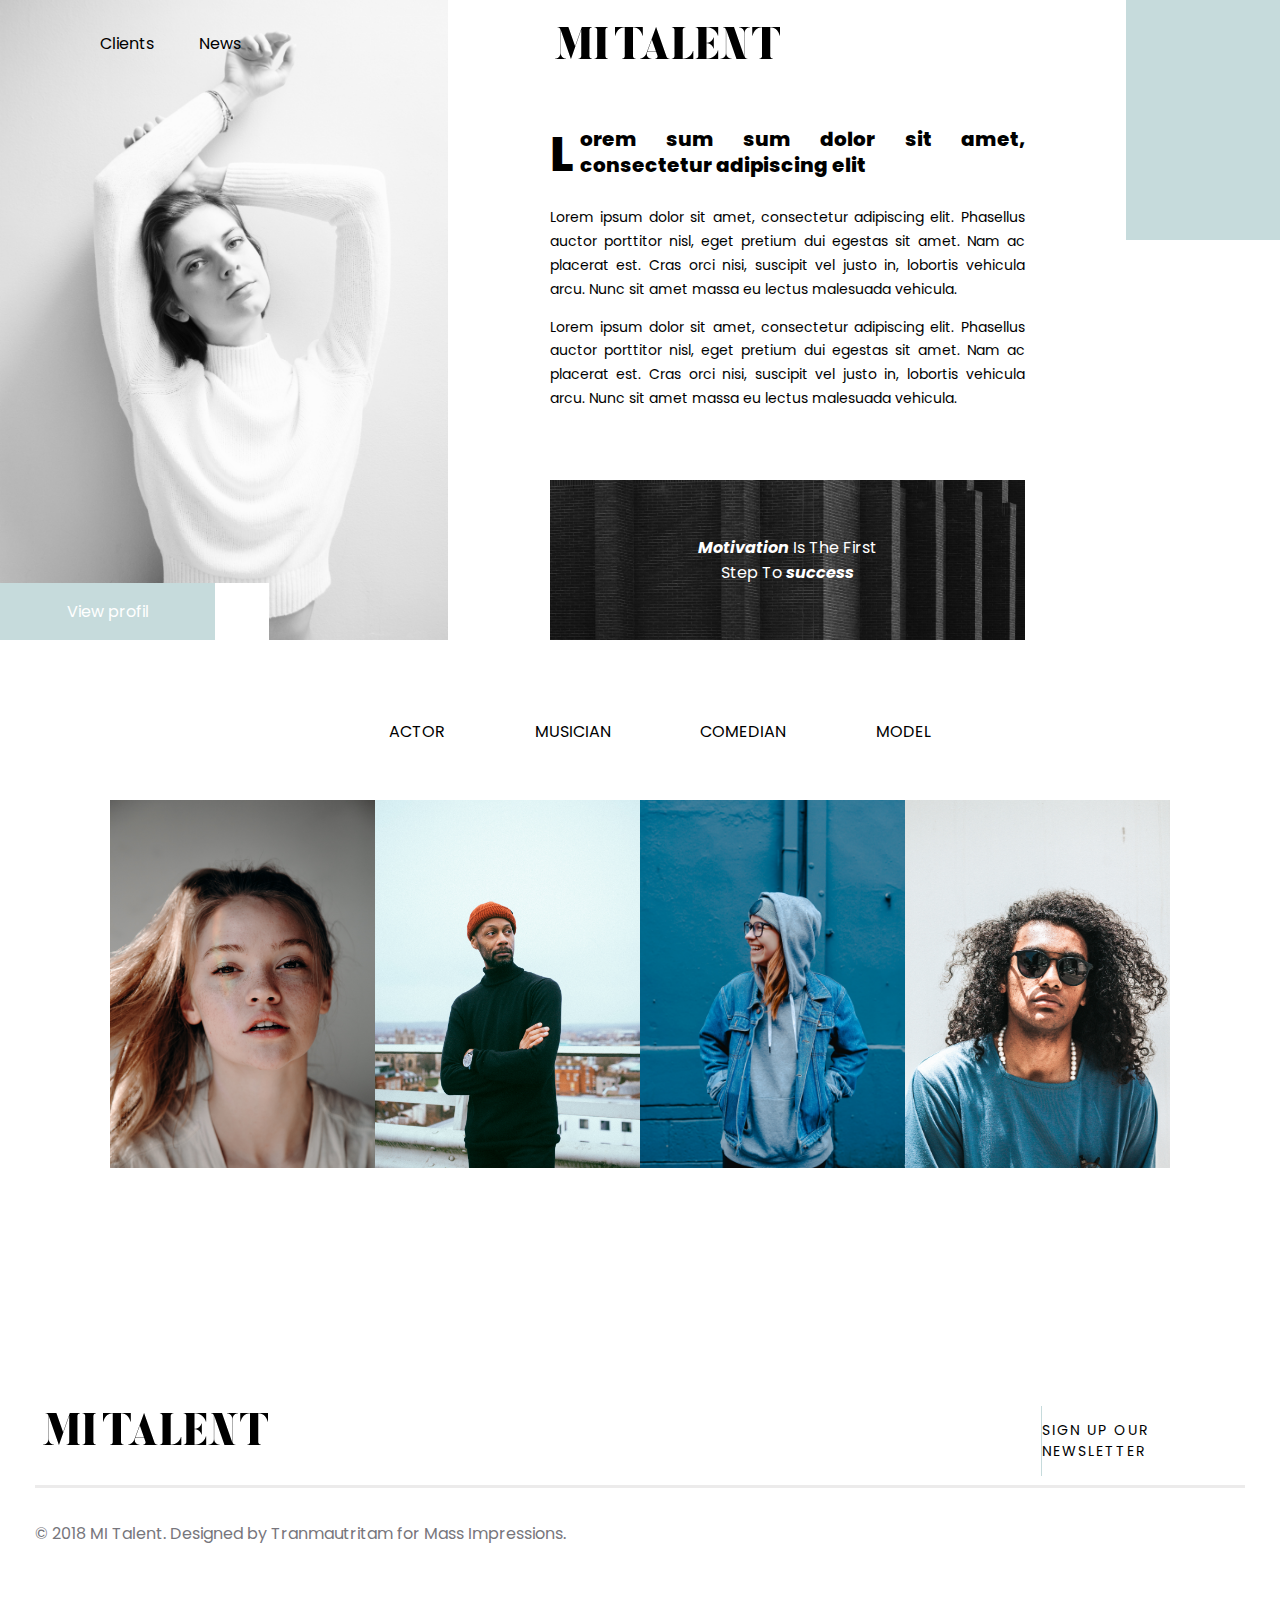
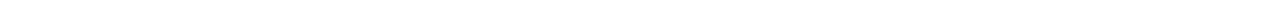
<file: pages/about.html>
<!DOCTYPE html>
<html lang="en">

<head>
    <meta charset="UTF-8">
    <meta name="viewport" content="width=device-width, initial-scale=1.0">
    <meta http-equiv="X-UA-Compatible" content="ie=edge">
    <title>About page</title>
    <link rel="stylesheet" href="../css/about.css">
    <link rel="stylesheet" href="https://cdnjs.cloudflare.com/ajax/libs/font-awesome/5.11.2/css/all.css"
        integrity="sha256-46qynGAkLSFpVbEBog43gvNhfrOj+BmwXdxFgVK/Kvc=" crossorigin="anonymous" />
    <link href="https://fonts.googleapis.com/css?family=Poppins&display=swap" rel="stylesheet">
    <link rel="stylesheet" href="https://cdn.materialdesignicons.com/4.8.95/css/materialdesignicons.min.css">
    <link href="https://fonts.googleapis.com/icon?family=Material+Icons" rel="stylesheet">
</head>

<header>
    <div class="menu">
        <nav>
            <ul>
                <li><i class="fas fa-bars"></i></li>
                <li><a href="#">Clients</a></li>
                <li><a href="#">News</a></li>
            </ul>
        </nav>
        <div class="logo">
            <img src="../images/logo.png" alt="MITALENT" title="MITALENT">
        </div>
        <div class="search_bar">
            <i class="fas fa-search"></i>
        </div>
    </div>
    <div class="header_left">
        <div class="social-media">
            <ul>
                <li><i class="fab fa-facebook-square"></i></li>
                <li><i class="fab fa-instagram"></i></li>
                <li><i class="fab fa-youtube"></i></li>
                <li><i class="fab fa-twitter"></i></li>
            </ul>
        </div>
        <div class="header_left_button_container">

            <div class="button_text">

                <p>View profil</p>

            </div>
            <div class="button_icon">

                <i class="far fa-user"></i>


            </div>
        </div>
    </div>
    <div class="header_middle">
        <div class="header_middle_content">
            <div class="header_middle_text_content">
                <p class="header_middle_text_content_title"><span>L</span>orem sum sum dolor sit amet, consectetur
                    adipiscing elit </p>
                <p> Lorem ipsum dolor sit amet, consectetur adipiscing elit. Phasellus auctor porttitor nisl, eget
                    pretium dui egestas sit amet. Nam ac placerat est. Cras orci nisi, suscipit vel justo in, lobortis
                    vehicula arcu. Nunc sit amet massa eu lectus malesuada vehicula.</p>
                <p> Lorem ipsum dolor sit amet, consectetur adipiscing elit. Phasellus auctor porttitor nisl, eget
                    pretium dui egestas sit amet. Nam ac placerat est. Cras orci nisi, suscipit vel justo in, lobortis
                    vehicula arcu. Nunc sit amet massa eu lectus malesuada vehicula.</p>
            </div>
            <div class="header_middle_box_content">
                <p><b><em>Motivation</em></b> Is The First<br>
                    Step To <b><em>success</em></b></p>
            </div>
        </div>
    </div>
    <div class="header_right"></div>
    <div></div>
</header>
<main>
    <section id="galerie">
        <div class="galerie_list_container">
            <ul class=galerie_list>
                <li>ACTOR</li>
                <li>MUSICIAN</li>
                <li>COMEDIAN</li>
                <li>MODEL</li>
            </ul>
        </div>

        <div class="galerie_img_container">
            <div class="galerie_img_item_icons symetry">
                <i class="fa fa-arrow-right" aria-hidden="true"></i>

            </div>
            <div id="galerie_img1" class="galerie_img_item">
                <div class="galerie_img_item_hover">
                    <div class="galerie_img_item_hover_icon">

                        <i class="fa fa-arrow-right" aria-hidden="true"></i>
                    </div>
                    <div class="galerie_img_item_hover_name">

                        <p class="galerie_font">Ipsum Lorem</p>
                        <p>comedian</p>
                    </div>
                </div>
            </div>
            <div id="galerie_img2" class="galerie_img_item">
                <div class="galerie_img_item_hover">
                    <div class="galerie_img_item_hover_icon">

                        <i class="fa fa-arrow-right" aria-hidden="true"></i>
                    </div>
                    <div class="galerie_img_item_hover_name">

                        <p>Ipsum Lorem</p>
                        <p>comedian</p>
                    </div>
                </div>
            </div>
            <div id="galerie_img3" class="galerie_img_item">
                <div class="galerie_img_item_hover">
                    <div class="galerie_img_item_hover_icon">

                        <i class="fa fa-arrow-right" aria-hidden="true"></i>
                    </div>
                    <div class="galerie_img_item_hover_name">

                        <p>Ipsum Lorem</p>
                        <p>comedian</p>
                    </div>
                </div>
            </div>
            <div id="galerie_img4" class="galerie_img_item">
                <div class="galerie_img_item_hover">
                    <div class="galerie_img_item_hover_icon">

                        <i class="fa fa-arrow-right" aria-hidden="true"></i>
                    </div>
                    <div class="galerie_img_item_hover_name">

                        <p>Ipsum Lorem</p>
                        <p>comedian</p>
                    </div>
                </div>
            </div>

            <div class="galerie_img_item_icons">
                <i class="fa fa-arrow-right" aria-hidden="true"></i>
            </div>

        </div>
    </section>
</main>
<footer>
    <div class="footer1">
        <div class="box1">
            <div class="box1-1">
                <img src="../images/logo.png" alt="MITALENT" title="MITALENT">
            </div>
            <div class="box1-2">
                <p>Sign up our newsletter </p>
                <i id="envelope" class="far fa-envelope"></i>
            </div>
        </div>
        <div class="box2">
            <div class="box2-1">
                <p> © 2018 MI Talent. Designed by Tranmautritam for Mass Impressions.</p>
            </div>
            <div class="box2-2">
                <i class="fab fa-facebook-square"></i>
                <i class="fab fa-instagram"></i>
                <i class="fab fa-youtube"></i>
                <i class="fab fa-twitter"></i>
            </div>
        </div>

    </div>
</footer>
</body>

</html>
</file>
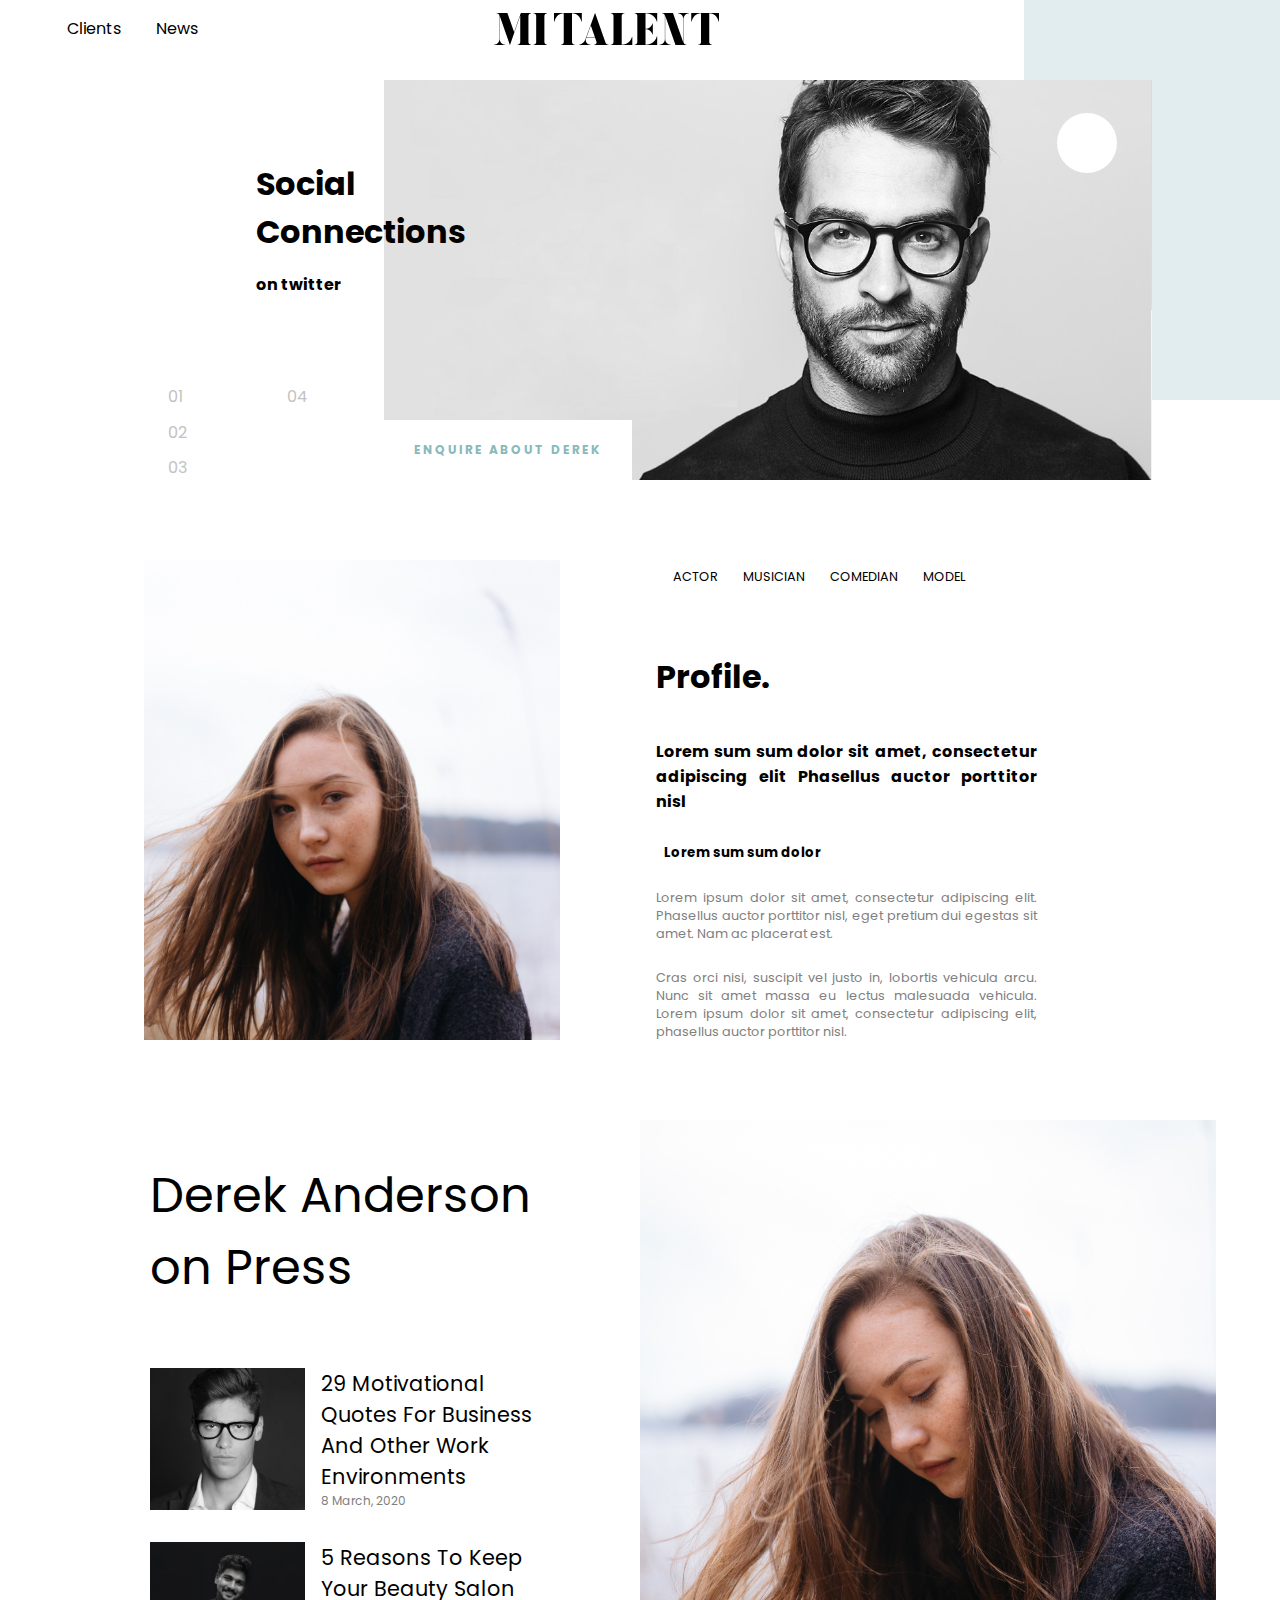
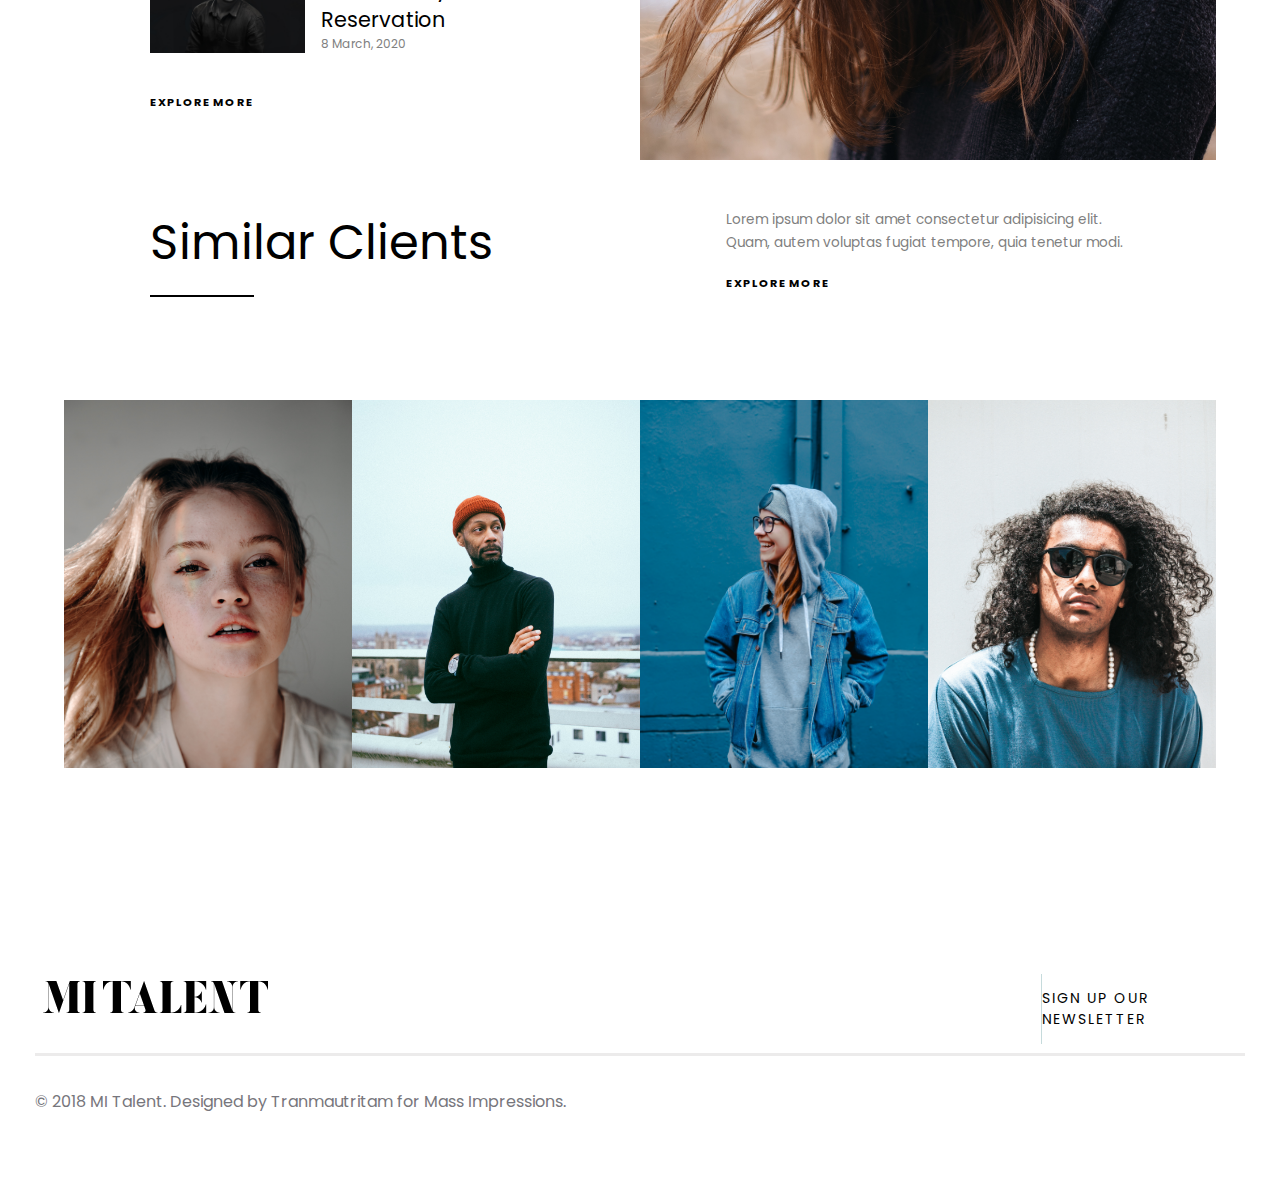
<file: pages/profile.html>
<!DOCTYPE html>
<html lang="en">

<head>
    <meta charset="UTF-8">
    <meta name="viewport" content="width=device-width, initial-scale=1.0">
    <meta http-equiv="X-UA-Compatible" content="ie=edge">
    <title>Page profile</title>
    <link href="https://fonts.googleapis.com/css?family=Poppins&display=swap" rel="stylesheet" />
    <link href="https://fonts.googleapis.com/css?family=Nunito|Playfair+Display+SC|Poppins&display=swap" />
    <link rel="stylesheet" href="../css/profile.css">
    <link rel="stylesheet" href="https://cdnjs.cloudflare.com/ajax/libs/font-awesome/5.11.2/css/all.css"
        integrity="sha256-46qynGAkLSFpVbEBog43gvNhfrOj+BmwXdxFgVK/Kvc=" crossorigin="anonymous" />
    <link href="https://fonts.googleapis.com/css?family=Nunito|Playfair+Display+SC|Poppins&display=swap"
        rel="stylesheet">
    <link href="https://fonts.googleapis.com/icon?family=Material+Icons" rel="stylesheet">
</head>

<body>
    <header>
        <div class="derekpic">

            <div class="derekpic-logo">

                <div class="derekpic-rond">
                    <i class="fas fa-play"></i>
                </div>

            </div>

            <div class="derekpic-enquire">
                <a href="#">
                    <div class="derekpic-e-bouton">
                        <p>Enquire about Derek</p>
                    </div>
                </a>
            </div>
        </div>
        <div class="menu">
            <nav>
                <ul>
                    <li><i class="fas fa-bars"></i></li>
                    <li><a href="#">Clients</a></li>
                    <li><a href="#">News</a></li>
                </ul>
            </nav>
            <div class="logo">
                <img src="../images/logo.png" alt="MITALENT" title="MITALENT">
            </div>
            <div class="search_bar">
                <i class="fas fa-search"></i>
                <i class="fas fa-times"></i>
            </div>
        </div>
        <div class="header_background"></div>
        <div class="header_left_content">
            <div class="header_title"> Social </br>
                Connections
                <p>on twitter</p>
            </div>
            <div class="header_left_content_bidule">
                <ul>
                    <li>
                        <span class="line"></span>
                        01

                    </li>
                    <li>
                        <span class="line"></span>
                        <span>02</span>

                    </li>
                    <li>
                        <span class="line"></span>
                        <span>03</span>

                    </li>
                    <li>
                        <span class="line"></span>
                        <span>04</span>

                    </li>
                </ul>
            </div>
            <div class="header_left_content_arrows">
                <i class="fa fa-arrow-right symetry" aria-hidden="true"></i>
                <i class="fa fa-arrow-right" aria-hidden="true"></i>

            </div>
        </div>
    </header>
    <main>
        <div id="profile_main_grid">
            <div id="profile_grid_item1" class="profile_grid_item">
                <div id="profile_grid_item1_image"></div>
            </div>
            <div id="profile_grid_item2" class="profile_grid_item">
                <div class="profile_grid_item2_container">
                    <div class="profile_list_container">
                        <ul class=profile_list>
                            <li>ACTOR</li>
                            <li>MUSICIAN</li>
                            <li>COMEDIAN</li>
                            <li>MODEL</li>
                        </ul>
                    </div>
                    <div class="profile_grid_item2_text">
                        <h1>Profile.</h1>
                        <p class="subtitle">Lorem sum sum dolor sit amet, consectetur adipiscing elit Phasellus auctor
                            porttitor nisl</p>
                        <p class="subsub"><i class="far fa-star"></i> Lorem sum sum dolor </p>
                        <p class="text">Lorem ipsum dolor sit amet, consectetur adipiscing elit. Phasellus auctor
                            porttitor nisl, eget pretium dui egestas sit amet. Nam ac placerat est. </p>
                        <p class="text">Cras orci nisi, suscipit vel justo in, lobortis vehicula arcu. Nunc sit amet
                            massa eu lectus malesuada vehicula. Lorem ipsum dolor sit amet, consectetur adipiscing elit,
                            phasellus auctor porttitor nisl.</p>
                    </div>

                </div>
                <div class="social-media">
                    <ul>
                        <li><i class="fab fa-facebook-square"></i></li>
                        <li><i class="fab fa-instagram"></i></li>
                        <li><i class="fab fa-youtube"></i></li>
                        <li><i class="fab fa-twitter"></i></li>
                    </ul>
                </div>
            </div>
            <div id="profile_grid_item3" class="profile_grid_item">
                <div id="press_container">
                    <h2>Derek Anderson<br />on Press</h2>
                    <hr />
                    <div class="bloc" id="hover">
                        <div class="img1">
                            <div class="imagehover">
                                <i class="fas fa-play fa-3x"></i>
                            </div>
                        </div>
                        <div class="text">
                            <p class="phrase">
                                29 Motivational Quotes For Business And
                                Other Work Environments
                            </p>
                            <p class="date">8 March, 2020</p>
                        </div>
                    </div>
                    <div class="bloc" id="hover">
                        <div class="img2">
                            <div class="imagehover">
                                <i class="fas fa-play fa-3x"></i>
                            </div>
                        </div>
                        <div class="text">
                            <p class="phrase">
                                5 Reasons To Keep Your Beauty Salon
                                Reservation
                            </p>
                            <p class="date">8 March, 2020</p>
                        </div>
                    </div>
                    <div class="explore">
                        <p>Explore more</p>
                        <div class="arrow">
                            <i class="fa fa-arrow-right" aria-hidden="true"></i>
                        </div>
                    </div>
                </div>
            </div>
            <div id="profile_grid_item4" class="profile_grid_item"></div>
        </div>
        <div id="similar">
            <div id="gauche">
                <div class="part">
                    <h2>Similar Clients</h2>
                    <hr />
                </div>
            </div>
            <div id="droite">
                <div class="part">
                    <div class="text">
                        Lorem ipsum dolor sit amet consectetur adipisicing
                        elit. Quam, autem voluptas fugiat tempore, quia
                        tenetur modi.
                    </div>
                    <div class="explore">
                        <p>Explore more</p>
                        <div class="arrow">
                            <i class="fa fa-arrow-right" aria-hidden="true"></i>
                        </div>
                    </div>
                </div>
            </div>
        </div>
        <section id="galerie">


            <div class="galerie_img_container">
                <div id="galerie_img1" class="galerie_img_item">
                    <div class="galerie_img_item_hover">
                        <div class="galerie_img_item_hover_icon">

                            <i class="fa fa-arrow-right" aria-hidden="true"></i>
                        </div>
                        <div class="galerie_img_item_hover_name">

                            <p class="galerie_font">Ipsum Lorem</p>
                            <p>comedian</p>
                        </div>
                    </div>
                </div>
                <div id="galerie_img2" class="galerie_img_item">
                    <div class="galerie_img_item_hover">
                        <div class="galerie_img_item_hover_icon">

                            <i class="fa fa-arrow-right" aria-hidden="true"></i>
                        </div>
                        <div class="galerie_img_item_hover_name">

                            <p>Ipsum Lorem</p>
                            <p>comedian</p>
                        </div>
                    </div>
                </div>
                <div id="galerie_img3" class="galerie_img_item">
                    <div class="galerie_img_item_hover">
                        <div class="galerie_img_item_hover_icon">

                            <i class="fa fa-arrow-right" aria-hidden="true"></i>
                        </div>
                        <div class="galerie_img_item_hover_name">

                            <p>Ipsum Lorem</p>
                            <p>comedian</p>
                        </div>
                    </div>
                </div>
                <div id="galerie_img4" class="galerie_img_item">
                    <div class="galerie_img_item_hover">
                        <div class="galerie_img_item_hover_icon">

                            <i class="fa fa-arrow-right" aria-hidden="true"></i>
                        </div>
                        <div class="galerie_img_item_hover_name">

                            <p>Ipsum Lorem</p>
                            <p>comedian</p>
                        </div>
                    </div>
                </div>




            </div>

        </section>

    </main>
    <footer>
        <div class="footer1">
            <div class="box1">
                <div class="box1-1">
                    <img src="../images/logo.png" alt="MITALENT" title="MITALENT">
                </div>
                <div class="box1-2">
                    <p>Sign up our newsletter </p>
                    <i id="envelope" class="far fa-envelope"></i>
                </div>
            </div>
            <div class="box2">
                <div class="box2-1">
                    <p> © 2018 MI Talent. Designed by Tranmautritam for Mass Impressions.</p>
                </div>
                <div class="box2-2">
                    <i class="fab fa-facebook-square"></i>
                    <i class="fab fa-instagram"></i>
                    <i class="fab fa-youtube"></i>
                    <i class="fab fa-twitter"></i>
                </div>
            </div>

        </div>
    </footer>
</body>

</html>
</file>
<file: css/about.css>
/* page lucas */
/* les communs a faire gaffe que ça fusk up pas ton taf */
body {
    padding: 0;
    margin: 0;
    font-family: 'Poppins', sans-serif;
}

main {
    width: 90%;
    margin: auto;
}

a {
    text-decoration: none;
    color: inherit;
}

header {
    margin: 0;
    display: flex;
    height: 40rem;
}

/* Super menu de la mort absolute */
/* pour decaler le titre il suffit de bouger les margins rights  */
.logo {
    display: flex;
    margin-right: 19%;

    width: 10rem;
}

.logo img {
    display: block;
    margin: auto;
}

nav {
    display: flex;
    flex-flow: row wrap;
    width: 20%;
}

.menu {
    position: absolute;
    display: flex;
    flex-flow: row wrap;
    justify-content: space-between;
    width: 100%;
    z-index: 1;
}

.search_bar {
    display: flex;
    margin-right: 3%;
}

.search_bar i {
    display: block;
    margin: auto;
}

/* il y a des commun dans le menu sorry <3 */
ul {
    display: flex;
    flex-flow: row wrap;
    width: 100%;
    justify-content: space-between;
    list-style: none;
}

a {
    text-decoration: none;
    color: black;
}

/* le box social media est absolute et reutilisable aussi  */
.social-media {
    position: absolute;
    display: flex;
    flex-direction: column;
    margin-top: 10rem;

    margin-left: 3.5rem;
}

.social-media i {
    margin-bottom: 30px;
    font-size: 14px;
}

.social-media ul {
    margin: 0;
    flex-flow: column wrap;
    padding: unset;

    /* justify-content: start; */
    /* height: 100%; */
}

.social-media li {

    padding: unset;
}

/* the header is comming */

.header_left {
    width: 35%;
    background-image: url("../images/portrait_head.jpg");
    background-position: center;
    background-size: cover;
    display: flex;
}

.header_left_button_container {
    width: 60%;
    display: flex;
    justify-content: space-around;
    align-self: flex-end;
    background-color: white;
}

.button_text {
    display: block;
    width: 80%;
    text-align: center;
    background-color: #c6dbdc;
    color: white;
    margin: 0;
}

.button_icon {
    display: block;
    margin: auto;
    color: black;
}

.header_middle {
    display: flex;
    width: 53%;
    justify-content: center;

}

.header_middle_content {

    width: 70%;
    display: flex;
    flex-flow: wrap;
}

.header_middle_text_content {
    height: 4rem;

    align-self: center;
}


.header_middle_text_content {
    font-size: 14px;
    text-align: justify;
    line-height: 1.7;
}

.header_middle_text_content_title {
    font-weight: 800;
    font-size: 20px;
    display: flex;
    padding-top: 0.1rem;
    line-height: 1.3;
}

.header_middle_text_content_title span {

    font-size: 3rem;
    padding-right: 0.4rem;
    margin-top: -0.1rem;
}

.header_middle_box_content {
    width: 100%;
    height: 10rem;
    background-image: url("../images/texture.jpg");
    background-position: center;
    background-size: cover;
    align-self: flex-end;

    color: white;
    text-align: center;
    display: flex;
}

.header_middle_box_content p {
    display: block;
    margin: auto;
}

.header_right {
    width: 12%;
    height: 15rem;
    background-color: #c6dbdc;
    position: absolute;
    right: 0;
}



/* galerie */

/* GALERIE PAS TOUCHE*/
main #galerie {
    margin: auto;
    margin-top: 3em;
}

main #galerie .galerie_list_container {
    display: flex;
    justify-content: center;
}

main #galerie .galerie_list {
    width: 60%;
    display: flex;
    flex-flow: row wrap;
    justify-content: space-evenly;
    margin-bottom: 3em;
    height: 3em;

}

li {
    padding: 15px;
    font-size: 1em;
}

main #galerie .galerie_list li:hover {
    box-sizing: content-box;
    font-weight: bolder;
    border-bottom: 2px solid black;
}

main #galerie .galerie_icons_list {
    width: 20%;
    display: flex;
    flex-flow: row wrap;
    justify-content: space-evenly;
}

main #galerie .symetry {
    transform: rotate(180deg);
}

main #galerie .galerie_img_container {
    display: flex;
    flex-flow: row wrap;
    width: 100%;
    margin-bottom: 5rem;
}

main #galerie .galerie_img_item {

    width: 23%;
    height: 23rem;
    display: flex;
}

main #galerie .galerie_img_item_icons {
    display: block;
    margin: auto;
    width: 4%;
    text-align: center;
}

main #galerie .galerie_img_item_icons:hover {
    font-size: 1.5rem;
    transition: 1s;
}

main #galerie .galerie_img_item_hover {
    opacity: 0%;
    width: 100%;
    height: 100%;
    display: flex;
    flex-flow: row wrap;
    justify-content: flex-end;
    padding: 15px;
    box-sizing: border-box;
}

main #galerie .galerie_img_item_hover:hover {
    opacity: 100%;
    background-color: rgba(0, 0, 0, 0.7);
}

main #galerie .galerie_img_item_hover i {
    transform: rotate(-45deg);
    align-self: center;


}

main #galerie .galerie_img_item_hover_icon {
    width: 30px;
    height: 30px;
    border-radius: 25px;
    display: flex;
    justify-content: center;
    background-color: lightblue;
    color: white;
}

main #galerie .galerie_img_item_hover_name {
    width: 100%;
    text-align: center;
    align-self: flex-end;
    color: whitesmoke;
}

main #galerie #galerie_img1 {
    background-image: url("../images/portrait1.jpg");
    background-size: cover;
    background-position: center;
}

main #galerie #galerie_img2 {
    background-image: url("../images/portrait2.jpg");
    background-size: cover;
    background-position: center;
}

main #galerie #galerie_img3 {
    background-image: url("../images/portrait3.jpg");
    background-size: cover;
    background-position: center;
}

main #galerie #galerie_img4 {
    background-image: url("../images/portrait4.jpg");
    background-size: cover;
    background-position: center;
}

/* FOOTER */
/* FOOTER */

footer {
    padding-top: 167px;
}

.footer1 {
    background: white;
    height: 200px;
    padding-left: 35px;
    padding-right: 35px;
}

.footer1 .box1 {
    display: flex;
    border-bottom-style: solid;
    border-color: rgb(236, 235, 235);
}

.footer1 .box1 .box1-1 {
    height: 100%;
    width: 84%;
}

.footer1 .box1 .box1-1 img {
    position: relative;
    bottom: 15px;
}

.footer1 .box1 .box1-2 {
    height: 100%;
    width: 17%;
    display: flex;
    align-items: center;
    justify-content: flex-end;
    border-left: 1px solid #c6dbdc;
    position: relative;
    bottom: 9px;
}

.footer1 .box1 .box1-2 p {
    padding-right: 32px;
    text-transform: uppercase;
    letter-spacing: 2px;
    font-size: 14px;
}

.footer1 .box2 {
    display: flex;
}

.footer1 .box2 .box2-1 {
    width: 85%;
    font-family: "Poppins", "nunito";
    color: #77767c;
}

.footer1 .box2 .box2-1 p {
    position: relative;
    top: 17px;
}

.footer1 .box2 .box2-2 {
    width: 15%;
    display: flex;
    justify-content: flex-end;
}

.footer1 .box2 .box2-2 i {
    position: relative;
    top: 36px;
    padding-left: 27px;
}
</file>
<file: css/profile.css>
/* les communs  */
body {
    padding: 0;
    margin: 0;
    font-family: "Poppins", sans-serif;
}

main {
    width: 90%;
    margin: auto;
}


ul {
    list-style: none;
    padding: 0;
}

/* header lucas */
header {
    height: 30rem;
    margin: 0;
    flex-flow: row wrap;
    display: flex;
}

.header_background {
    width: 20%;
    background-color: #E2EDEF;
    position: absolute;

    height: 25rem;
    right: 0;
}

.header_title {
    width: 100%;
    font-size: 2rem;
    font-weight: bolder;
    margin-left: 50%;
    z-index: 2;
}

.header_left_content {
    width: 40%;
    display: flex;
    flex-flow: row wrap;
    height: 20rem;
    align-self: flex-end;
}

.header_left_content_bidule {
    width: 50%;
    align-self: flex-end;
}

.header_left_content_arrows {
    display: flex;
    width: 30%;
    text-align: center;
    justify-content: space-evenly;
    align-self: flex-end;
    height: 1.5rem;
}

.header_left_content_arrows i {
    height: min-content;
}

.symetry {
    transform: rotate(180deg);
}

.header_left_content_arrows i:hover {
    font-size: 1.5rem;
    transition: 1s;
}

header .header_left_content_bidule ul li .line {
    height: 2px;
    background-color: #000;
    display: block;
    width: 68px;
    opacity: 0;
    margin: auto 1rem auto 1rem;
}

header .header_left_content_bidule ul li:hover * {
    opacity: 1;
    cursor: pointer;
    color: #000;
}

header .header_left_content_bidule ul {
    display: flex;
    justify-content: space-between;
    flex-flow: column wrap;
    height: 6rem;
    width: min-content;
    margin: auto;
}

header .header_left_content_bidule ul li {

    color: #c2c2c2;
    display: flex;

}

.header_title p {
    font-size: 1rem;
}

/* Super menu de la mort absolute */
/* pour decaler le titre il suffit de bouger les margins rights  */
.logo {
    display: flex;
    margin-right: 19%;

    width: 10rem;
}

.logo img {
    display: block;
    margin: auto;
}

nav {
    display: flex;
    flex-flow: row wrap;
    width: 13%; 
    margin-left: 2rem;
}

.menu {
    position: absolute;
    display: flex;
    flex-flow: row wrap;
    justify-content: space-between;
    width: 100%;
    z-index: 1;
}

.search_bar {
    display: flex;
    margin-right: 3%;
    width: 4rem;
}

.search_bar i {
    display: block;
    margin: auto;
}

/* il y a des commun dans le menu sorry <3 */
header ul {
    display: flex;
    flex-flow: row wrap;
    width: 100%;
    justify-content: space-between;
    list-style: none;

}

a {
    text-decoration: none;
    color: black;
}

/* partie lucas main grid */
#profile_main_grid {
    display: grid;
    grid-template-columns: 50% 50%;
    grid-template-rows: 50% 50%;
    height: 80rem;
}

#profile_grid_item1 {
    padding: 5rem;
}

/*.profile_grid_item{
    background-color: brown;
}*/
#profile_grid_item1_image {
    width: 100%;
    height: 100%;
    background-image: url("../images/portrait8.jpg");
    background-position: center;
    background-size: cover;
}

#profile_grid_item4 {
    background-image: url("../images/portrait9.jpg");
    background-position: center;
    background-size: cover;
}

.profile_list_container {
    display: flex;
}

#profile_grid_item2 {
    display: flex;

}

.profile_list {
    width: 60%;
    display: flex;
    flex-flow: row wrap;
    justify-content: space-evenly;
    margin-bottom: 1.5em;
    height: 3em;
}

.profile_list li {
    padding: 0.5rem;
    font-size: 0.8rem;
}

.profile_list li:hover {
    box-sizing: content-box;
    font-weight: bolder;
    border-bottom: 2px solid black;
}

.profile_grid_item2_container {
    padding: 1rem;
    padding-top: 4rem;
}

.profile_grid_item2_text {
    display: flex;
    flex-flow: column wrap;
    width: 70%;
}

.profile_grid_item2_text p {
    text-align: justify;
}

.profile_grid_item2_text .text {
    color: gray;
    font-size: 0.8rem;
}

.subtitle {
    font-weight: bolder;
}

/* sorry pas d'inspi pour le nom  */
.subsub {
    font-size: smaller;

    font-weight: bolder;
}

.subsub i {
    margin-right: 0.5rem;
}

/* le box social media est absolute et reutilisable aussi  */
.social-media {
    display: flex;
    width: 10%;
    position: absolute;
    align-self: center;
    right: 0;
}

.social-media i {
    margin-bottom: 30px;
    font-size: 14px;
}

.social-media ul {
    margin: 0;
    flex-flow: column wrap;
    padding: unset;

    /* justify-content: start; */
    /* height: 100%; */
}

.social-media li {

    padding: unset;
}

/* Partie Alicia */

#profile_main_grid #press_container h2 {
    font-size: 3rem;
    font-weight: normal;
    margin-bottom: 0%;
}

#profile_main_grid #press_container hr {
    width: 6.5rem;
    color: black;
    height: 0.2rem;
    background: black;
    border: none;
    margin: 0;
    margin-top: 1rem;
    margin-bottom: 1rem;
}

#profile_main_grid #press_container .arrow i {
    display: inline-block;
    font-style: normal;
    font-variant: normal;
    text-rendering: auto;
    line-height: 1;
    margin-left: 1rem;
}

#profile_main_grid #press_container .arrow {
    display: flex;
    flex-direction: column;
    align-self: center;
}

#profile_main_grid #press_container .explore {
    padding-top: 1.9rem;
    text-transform: uppercase;
    font-size: 0.7rem;
    font-weight: bold;
    display: flex;
    flex-direction: row;
    letter-spacing: 0.07rem;
}

#profile_main_grid #press_container .explore p:hover {
    cursor: pointer;
}

#profile_main_grid #press_container {
    width: 70%;
    height: 90%;
    display: flex;
    flex-direction: column;
    flex-wrap: nowrap;
    margin: auto;
    margin-top: auto;
}

#profile_main_grid #press_container .img1 {
    background-image: url("../images/onpress1.jpg");
    background-size: cover;
    background-position: center;
    width: 40%;
}

#profile_main_grid #press_container .img2 {
    background-image: url("../images/onpress2.jpg");
    background-size: cover;
    background-position: center;
    width: 40%;
}

#profile_main_grid #press_container .bloc {
    display: flex;
    flex-direction: row;
    width: 100%;
    height: 40%;
    width: auto;
    margin-top: 2rem;
}

#profile_main_grid #press_container .text {
    display: flex;
    flex-flow: column nowrap;
    justify-content: space-between;
    margin-left: 1em;
    width: 60%;
}

#profile_main_grid #press_container .phrase {
    margin: 0%;
    font-size: 1.3rem;
}

#profile_main_grid #press_container .date {
    margin: 0%;
    color: grey;
    font-size: 12px;
}

#hover:hover {
    color: #c6dbdc;
    cursor: pointer;
}

#profile_main_grid .imagehover {
    width: 100%;
    height: 100%;
    opacity: 0;
    display: flex;
}

#profile_main_grid .imagehover i {
    color: white;
    display: block;
    margin: auto;
}

#profile_main_grid .imagehover:hover {
    opacity: 1;
    background-color: rgba(191, 217, 216, 1);
}

/* Partie Alan */

.derekpic {
    width: 60%;
    height: 25rem;
    background-image: url("../images/derek_anderson.jpg");
    background-position: center;
    background-size: cover;
    display: flex;
    flex-direction: column;
    position: absolute;
    right: 10%;
    align-self: flex-end;
    z-index: 1;
}

.derekpic-logo {
    display: flex;
    justify-content: flex-end;
}


.derekpic-rond {
    border-radius: 50%;
    background: white;
    margin: 33px 35px;
    width: 60px;
    height: 60px;
    cursor: pointer;
}

.derekpic-rond i {
    position: relative;
    left: 24px;
    color: black;
    cursor: pointer;
    top: 21px;

}

.derekpic-enquire {
    display: flex;
    align-items: flex-end;
    height: 100%;
}

.derekpic-e-bouton {
    background: white;
    text-align: center;
    padding: 9px 30px 9px 30px;
    text-align: center;
    font-family: 'Poppins',
        sans-serif;
    text-transform: uppercase;
    letter-spacing: 2px;
    font-weight: bold;
    font-size: 12px;
    color: #88babb;
}

.derekpic-enquire a {
    text-decoration: none;
}

#profile_main_grid #press_container .arrow:hover {
    font-size: 1.5rem;
    transition: 1s;
    cursor: pointer;
}

/* PARTIE SIMILAR CLIENTS */

#similar {
    display: flex;
    flex-direction: row;
    flex-wrap: nowrap;
    justify-content: space-between;
    margin: auto;
    width: 100%;
    height: 12rem;
}

#similar #gauche {
    width: 50%;
    display: flex;
    flex-direction: column;
    align-self: center;
    margin-bottom: 2rem;
}

#similar #droite {
    width: 50%;
    display: flex;
    flex-direction: column;
    align-self: center;
}

#similar h2 {
    font-size: 3rem;
    font-weight: normal;
    margin-bottom: 0%;
}

#similar hr {
    width: 6.5rem;
    color: black;
    height: 0.12rem;
    background: black;
    border: none;
    margin: 0;
    margin-top: 1rem;
    margin-bottom: 1rem;
}

#similar .part {
    width: 70%;
    margin: auto;
}

/* EXPLORE MORE */

#similar .text {
    margin: 0%;
    color: grey;
    font-size: 0.85rem;
    line-height: 1.4rem;
}

#similar .explore p:hover {
    cursor: pointer;
}

#similar .arrow {
    display: flex;
    flex-direction: column;
    align-self: center;
}

#similar .explore {
    padding-top: 0.6rem;
    text-transform: uppercase;
    font-size: 0.7rem;
    font-weight: bold;
    display: flex;
    flex-direction: row;
    letter-spacing: 0.07rem;
}

#similar .arrow:hover {
    font-size: 1.5rem;
    transition: 1s;
    cursor: pointer;
}

#similar .arrow i {
    display: inline-block;
    font-style: normal;
    font-variant: normal;
    text-rendering: auto;
    line-height: 1;
    margin-left: 1rem;
}

/* galerie */
main #galerie {
    margin: auto;
    margin-top: 3em;
    margin-bottom: 3rem;
}

main #galerie .galerie_list_container {
    display: flex;
    justify-content: space-between;
}

main #galerie .symetry {
    transform: rotate(180deg);
}

main #galerie .galerie_img_container {
    display: flex;
    flex-flow: row wrap;
    width: 100%;
}

main #galerie .galerie_img_item {
    width: 25%;
    height: 23rem;
    /* background-color: chartreuse; */
}

main #galerie .galerie_img_item_hover {
    opacity: 0%;
    width: 100%;
    height: 100%;
    display: flex;
    flex-flow: row wrap;
    justify-content: flex-end;
    padding: 15px;
    box-sizing: border-box;
}

main #galerie .galerie_img_item_hover:hover {
    opacity: 100%;

    background-color: rgba(0, 0, 0, 0.7);
}

main #galerie .galerie_img_item_hover i {
    transform: rotate(-45deg);
    align-self: center;
}

main #galerie .galerie_img_item_hover_icon {
    width: 30px;
    height: 30px;
    border-radius: 25px;
    display: flex;
    background-color: lightblue;
    justify-content: center;
    color: white;
}

main #galerie .galerie_img_item_hover_name {
    width: 100%;
    text-align: center;
    align-self: flex-end;
    color: whitesmoke;
}

main #galerie #galerie_img1 {
    background-image: url("../images/portrait1.jpg");
    background-size: cover;
    background-position: center;
}

main #galerie #galerie_img2 {
    background-image: url("../images/portrait2.jpg");
    background-size: cover;
    background-position: center;
}

main #galerie #galerie_img3 {
    background-image: url("../images/portrait3.jpg");
    background-size: cover;
    background-position: center;
}

main #galerie #galerie_img4 {
    background-image: url("../images/portrait4.jpg");
    background-size: cover;
    background-position: center;
}

/* FOOTER */

footer {
    padding-top: 167px;
}

.footer1 {
    background: white;
    height: 200px;
    padding-left: 35px;
    padding-right: 35px;
}

.footer1 .box1 {
    display: flex;
    border-bottom-style: solid;
    border-color: rgb(236, 235, 235);
}

.footer1 .box1 .box1-1 {
    height: 100%;
    width: 84%;
}

.footer1 .box1 .box1-1 img {
    position: relative;
    bottom: 15px;
}

.footer1 .box1 .box1-2 {
    height: 100%;
    width: 17%;
    display: flex;
    align-items: center;
    justify-content: flex-end;
    border-left: 1px solid #c6dbdc;
    position: relative;
    bottom: 9px;
    font-family: "Poppins",
        "nunito";
}

.footer1 .box1 .box1-2 p {
    padding-right: 32px;
    text-transform: uppercase;
    letter-spacing: 2px;
    font-size: 14px;
}

.footer1 .box2 {
    display: flex;
}

.footer1 .box2 .box2-1 {
    width: 85%;
    font-family: "Poppins", "nunito";
    color: #77767c;
}

.footer1 .box2 .box2-1 p {
    position: relative;
    top: 17px;
}

.footer1 .box2 .box2-2 {
    width: 15%;
    display: flex;
    justify-content: flex-end;
}

.footer1 .box2 .box2-2 i {
    position: relative;
    top: 36px;
    padding-left: 27px;
}
</file>
